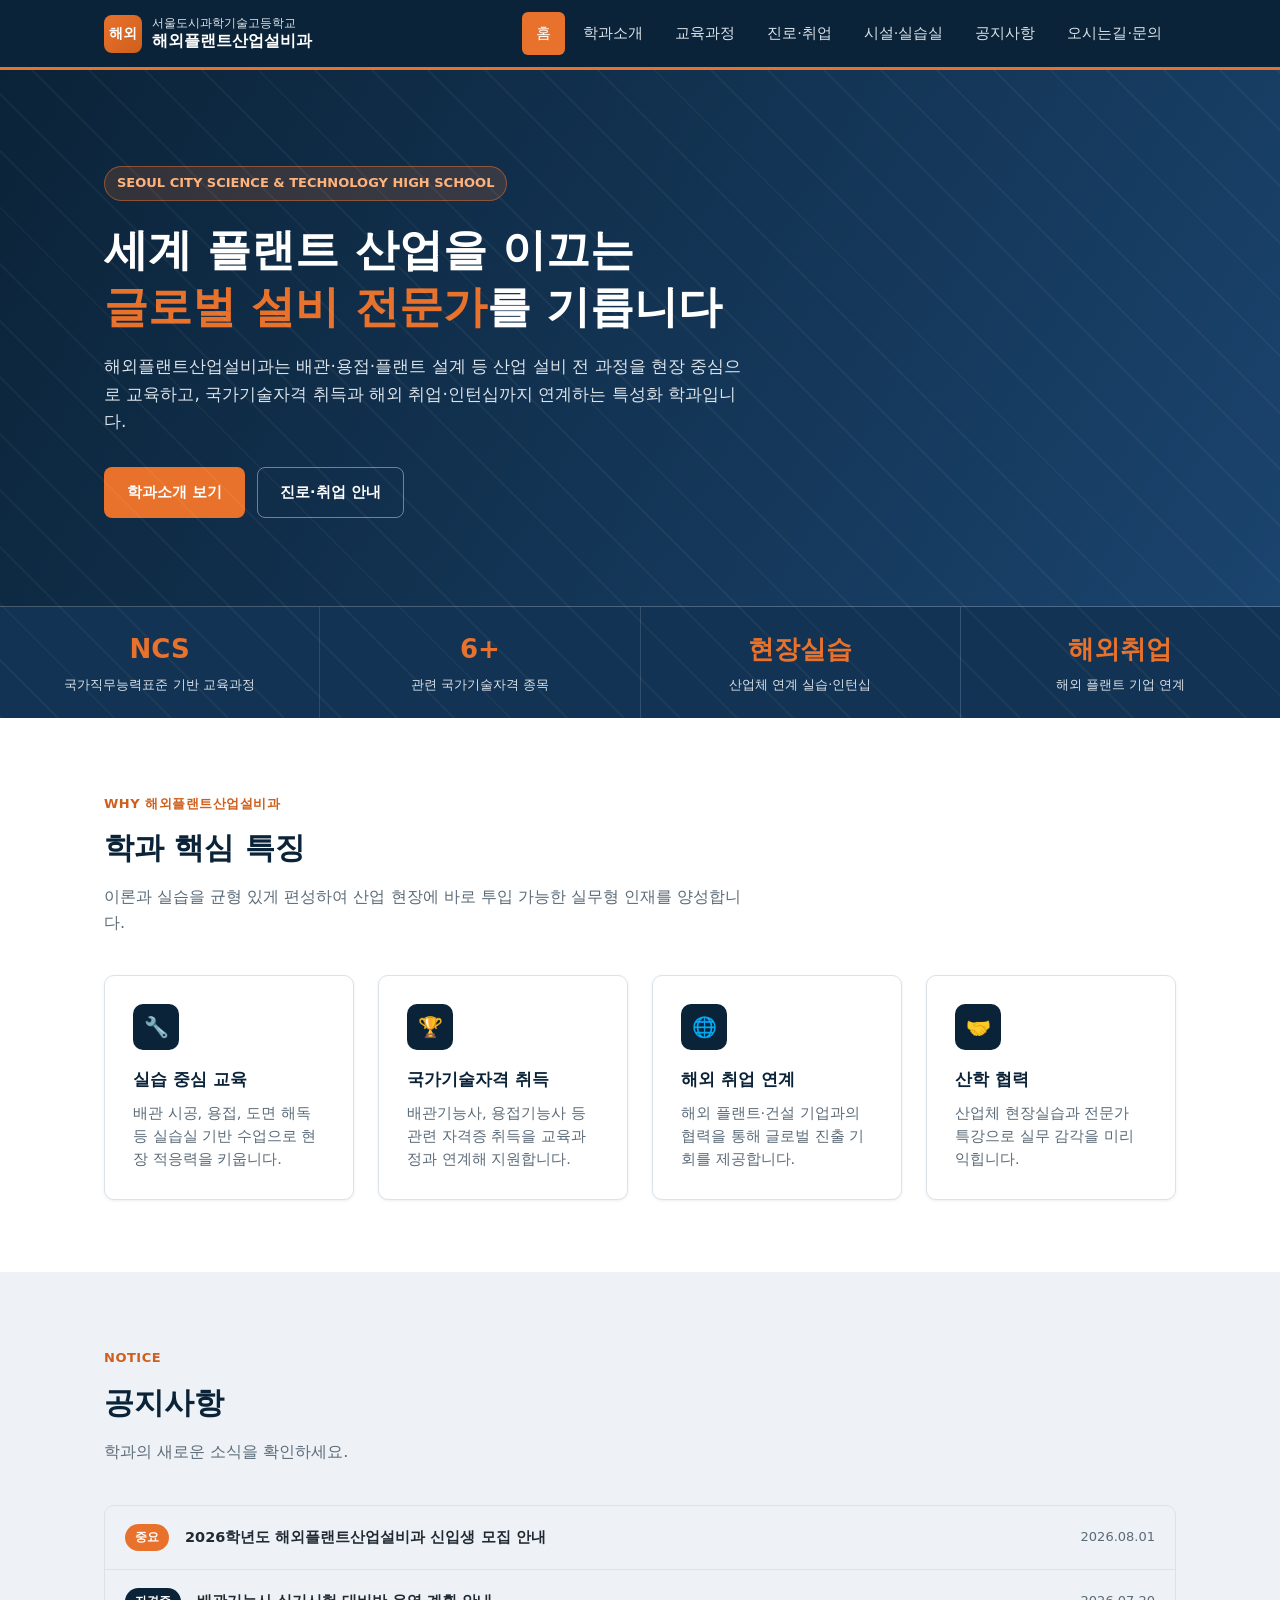
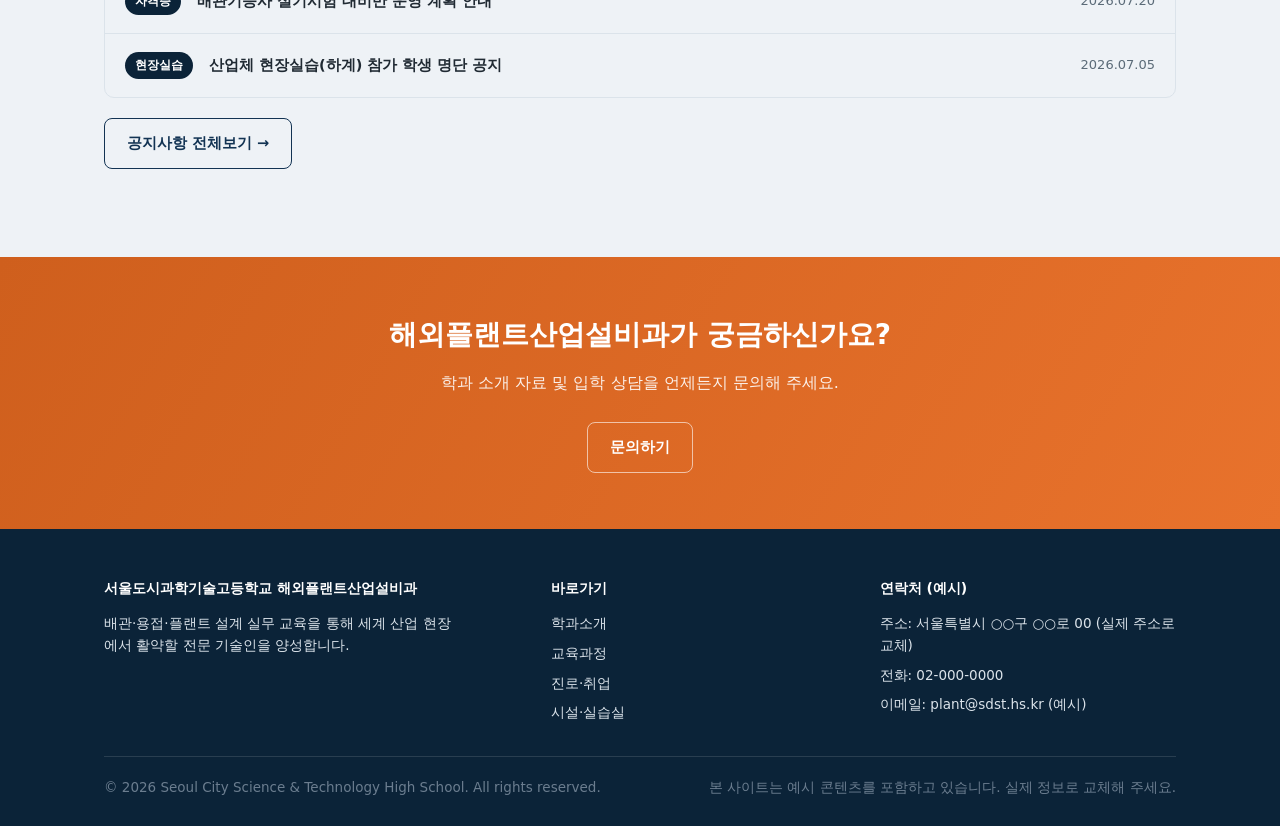
<file: index.html>
<!doctype html>
<html lang="ko">
<head>
<meta charset="UTF-8" />
<meta name="viewport" content="width=device-width, initial-scale=1.0" />
<title>해외플랜트산업설비과 | 서울도시과학기술고등학교</title>
<meta name="description" content="서울도시과학기술고등학교 해외플랜트산업설비과 공식 홈페이지. 학과소개, 교육과정, 진로·취업, 시설, 공지사항을 확인하세요." />
<link rel="stylesheet" href="css/style.css" />
</head>
<body>
<a href="#main" class="skip-link">본문 바로가기</a>

<header class="site-header">
  <div class="nav-wrap">
    <a href="index.html" class="brand">
      <span class="brand-mark">해외</span>
      <span class="brand-text">
        <span class="school">서울도시과학기술고등학교</span>
        <span class="dept">해외플랜트산업설비과</span>
      </span>
    </a>
    <button class="nav-toggle" aria-expanded="false" aria-controls="main-nav">
      <span class="visually-hidden">메뉴 열기</span>
      &#9776;
    </button>
    <nav class="main-nav" id="main-nav" aria-label="주 메뉴">
      <ul>
        <li><a href="index.html" aria-current="page">홈</a></li>
        <li><a href="about.html">학과소개</a></li>
        <li><a href="curriculum.html">교육과정</a></li>
        <li><a href="career.html">진로·취업</a></li>
        <li><a href="facilities.html">시설·실습실</a></li>
        <li><a href="notice.html">공지사항</a></li>
        <li><a href="contact.html">오시는길·문의</a></li>
      </ul>
    </nav>
  </div>
</header>

<main id="main">

  <section class="hero">
    <div class="hero-inner">
      <span class="hero-eyebrow">SEOUL CITY SCIENCE &amp; TECHNOLOGY HIGH SCHOOL</span>
      <h1>세계 플랜트 산업을 이끄는<br /><strong>글로벌 설비 전문가</strong>를 기릅니다</h1>
      <p>
        해외플랜트산업설비과는 배관·용접·플랜트 설계 등 산업 설비 전 과정을 현장 중심으로 교육하고,
        국가기술자격 취득과 해외 취업·인턴십까지 연계하는 특성화 학과입니다.
      </p>
      <div class="hero-actions">
        <a href="about.html" class="btn btn-primary">학과소개 보기</a>
        <a href="career.html" class="btn btn-outline">진로·취업 안내</a>
      </div>
    </div>
    <div class="hero-stats">
      <div class="hero-stat">
        <div class="num">NCS</div>
        <div class="label">국가직무능력표준 기반 교육과정</div>
      </div>
      <div class="hero-stat">
        <div class="num">6+</div>
        <div class="label">관련 국가기술자격 종목</div>
      </div>
      <div class="hero-stat">
        <div class="num">현장실습</div>
        <div class="label">산업체 연계 실습·인턴십</div>
      </div>
      <div class="hero-stat">
        <div class="num">해외취업</div>
        <div class="label">해외 플랜트 기업 연계</div>
      </div>
    </div>
  </section>

  <section class="section">
    <div class="container">
      <div class="section-head">
        <span class="section-tag">Why 해외플랜트산업설비과</span>
        <h2>학과 핵심 특징</h2>
        <p>이론과 실습을 균형 있게 편성하여 산업 현장에 바로 투입 가능한 실무형 인재를 양성합니다.</p>
      </div>
      <div class="grid grid-4">
        <div class="card">
          <div class="card-icon">&#128295;</div>
          <h3>실습 중심 교육</h3>
          <p>배관 시공, 용접, 도면 해독 등 실습실 기반 수업으로 현장 적응력을 키웁니다.</p>
        </div>
        <div class="card">
          <div class="card-icon">&#127942;</div>
          <h3>국가기술자격 취득</h3>
          <p>배관기능사, 용접기능사 등 관련 자격증 취득을 교육과정과 연계해 지원합니다.</p>
        </div>
        <div class="card">
          <div class="card-icon">&#127760;</div>
          <h3>해외 취업 연계</h3>
          <p>해외 플랜트·건설 기업과의 협력을 통해 글로벌 진출 기회를 제공합니다.</p>
        </div>
        <div class="card">
          <div class="card-icon">&#129309;</div>
          <h3>산학 협력</h3>
          <p>산업체 현장실습과 전문가 특강으로 실무 감각을 미리 익힙니다.</p>
        </div>
      </div>
    </div>
  </section>

  <section class="section section-alt">
    <div class="container">
      <div class="section-head">
        <span class="section-tag">Notice</span>
        <h2>공지사항</h2>
        <p>학과의 새로운 소식을 확인하세요.</p>
      </div>
      <div class="notice-list">
        <a class="notice-item" href="notice.html">
          <span class="notice-badge important">중요</span>
          <span class="notice-title">2026학년도 해외플랜트산업설비과 신입생 모집 안내</span>
          <span class="notice-date">2026.08.01</span>
        </a>
        <a class="notice-item" href="notice.html">
          <span class="notice-badge">자격증</span>
          <span class="notice-title">배관기능사 실기시험 대비반 운영 계획 안내</span>
          <span class="notice-date">2026.07.20</span>
        </a>
        <a class="notice-item" href="notice.html">
          <span class="notice-badge">현장실습</span>
          <span class="notice-title">산업체 현장실습(하계) 참가 학생 명단 공지</span>
          <span class="notice-date">2026.07.05</span>
        </a>
      </div>
      <p style="margin-top:20px;">
        <a href="notice.html" class="btn btn-outline" style="color:#123353;border-color:#123353;">공지사항 전체보기 &rarr;</a>
      </p>
    </div>
  </section>

  <section class="cta-band">
    <div class="container">
      <h2>해외플랜트산업설비과가 궁금하신가요?</h2>
      <p>학과 소개 자료 및 입학 상담을 언제든지 문의해 주세요.</p>
      <a href="contact.html" class="btn btn-outline">문의하기</a>
    </div>
  </section>

</main>

<footer class="site-footer">
  <div class="container">
    <div class="footer-grid">
      <div>
        <h4>서울도시과학기술고등학교 해외플랜트산업설비과</h4>
        <p style="max-width:360px;">배관·용접·플랜트 설계 실무 교육을 통해 세계 산업 현장에서 활약할 전문 기술인을 양성합니다.</p>
      </div>
      <div>
        <h4>바로가기</h4>
        <ul>
          <li><a href="about.html">학과소개</a></li>
          <li><a href="curriculum.html">교육과정</a></li>
          <li><a href="career.html">진로·취업</a></li>
          <li><a href="facilities.html">시설·실습실</a></li>
        </ul>
      </div>
      <div>
        <h4>연락처 (예시)</h4>
        <ul>
          <li>주소: 서울특별시 ○○구 ○○로 00 (실제 주소로 교체)</li>
          <li>전화: 02-000-0000</li>
          <li>이메일: plant@sdst.hs.kr (예시)</li>
        </ul>
      </div>
    </div>
    <div class="footer-bottom">
      <span>&copy; <span data-current-year>2026</span> Seoul City Science &amp; Technology High School. All rights reserved.</span>
      <span>본 사이트는 예시 콘텐츠를 포함하고 있습니다. 실제 정보로 교체해 주세요.</span>
    </div>
  </div>
</footer>

<script src="js/main.js"></script>
</body>
</html>
</file>
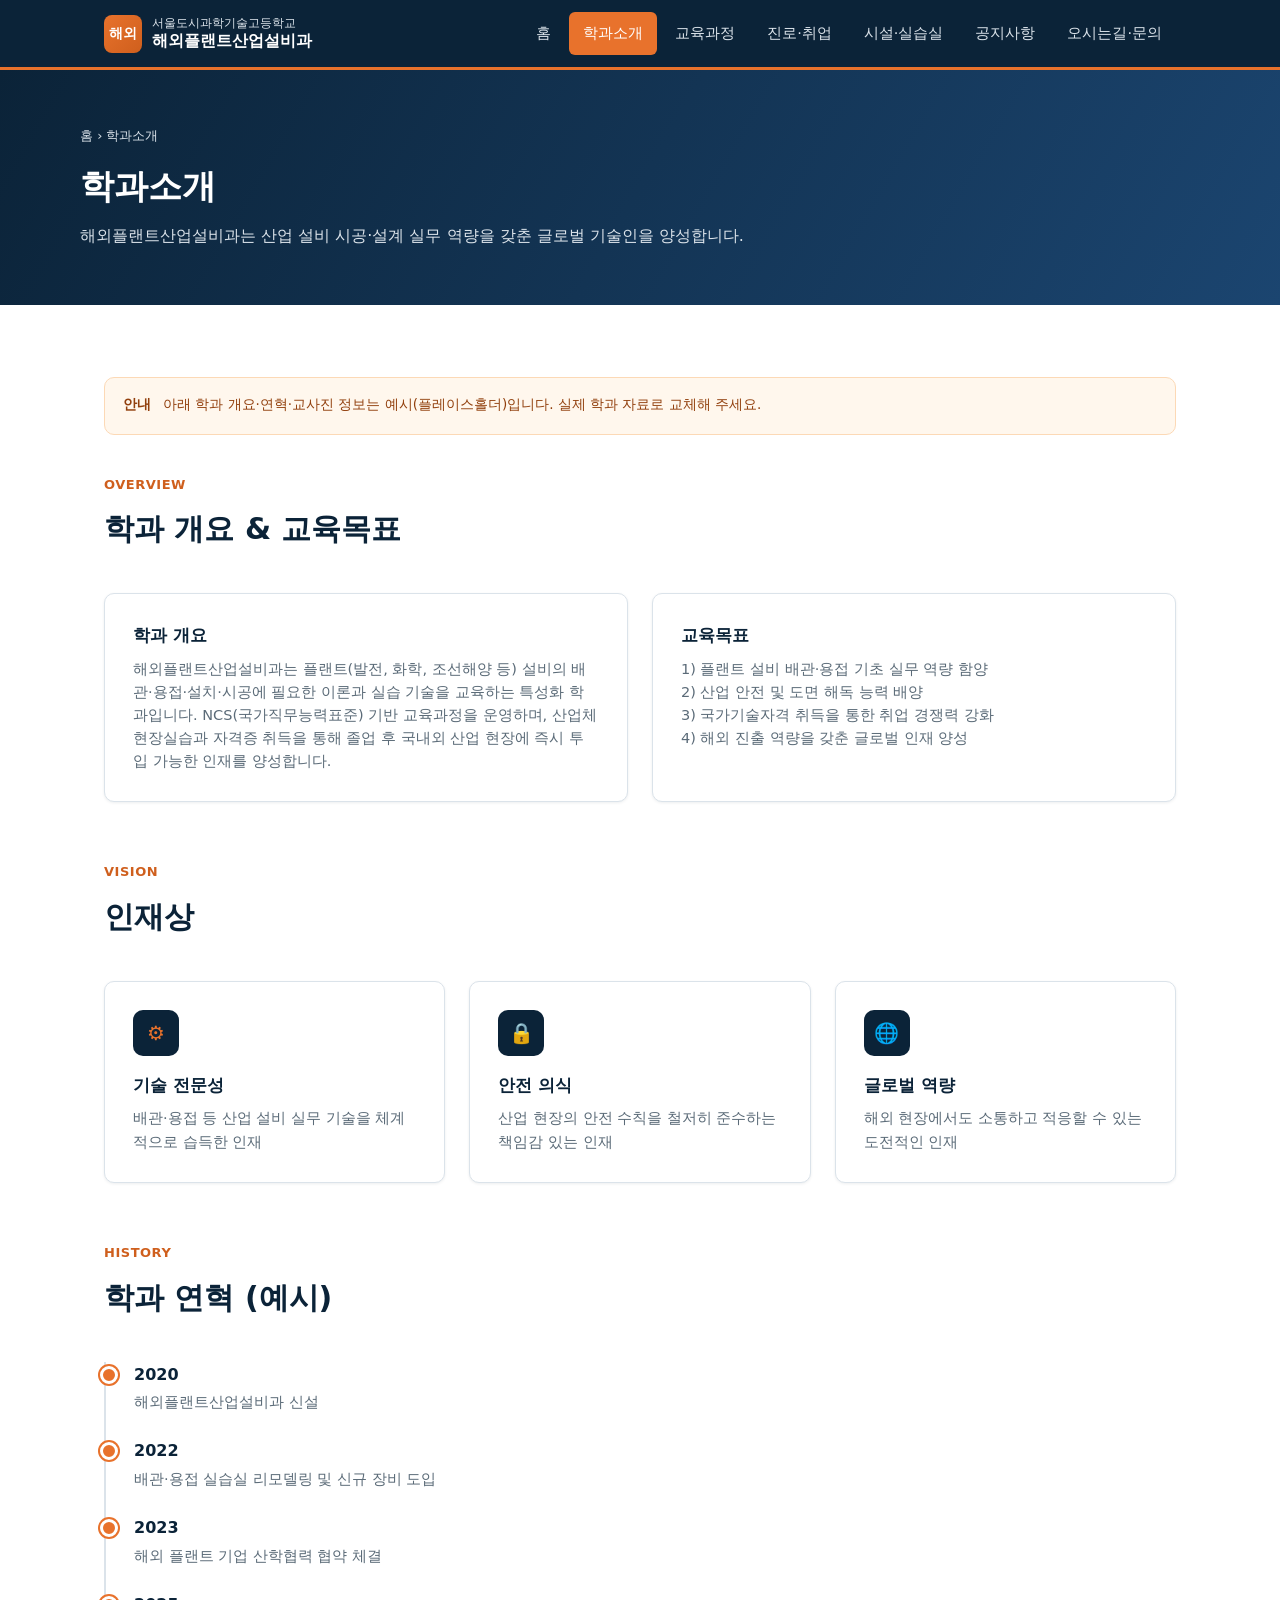
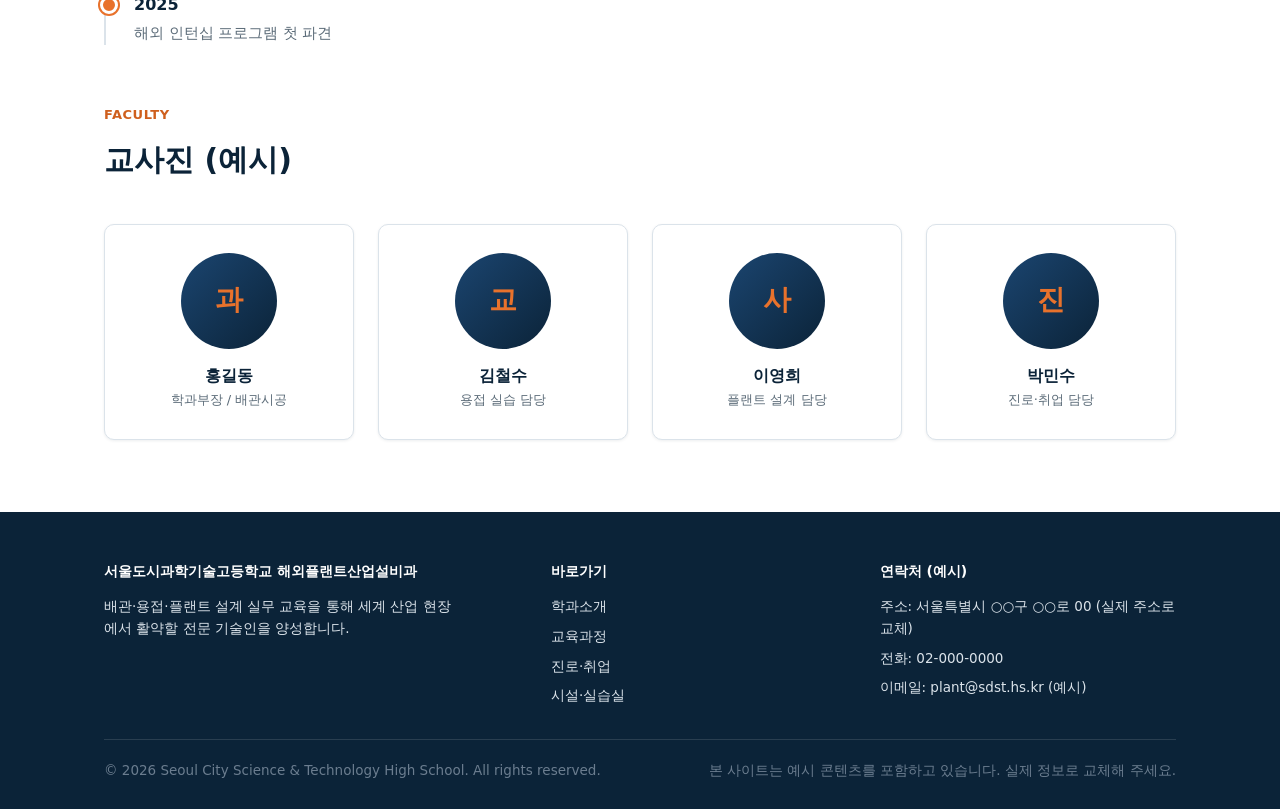
<file: about.html>
<!doctype html>
<html lang="ko">
<head>
<meta charset="UTF-8" />
<meta name="viewport" content="width=device-width, initial-scale=1.0" />
<title>학과소개 | 해외플랜트산업설비과</title>
<meta name="description" content="해외플랜트산업설비과의 교육목표, 인재상, 연혁, 교사진을 소개합니다." />
<link rel="stylesheet" href="css/style.css" />
</head>
<body>
<a href="#main" class="skip-link">본문 바로가기</a>

<header class="site-header">
  <div class="nav-wrap">
    <a href="index.html" class="brand">
      <span class="brand-mark">해외</span>
      <span class="brand-text">
        <span class="school">서울도시과학기술고등학교</span>
        <span class="dept">해외플랜트산업설비과</span>
      </span>
    </a>
    <button class="nav-toggle" aria-expanded="false" aria-controls="main-nav">
      <span class="visually-hidden">메뉴 열기</span>
      &#9776;
    </button>
    <nav class="main-nav" id="main-nav" aria-label="주 메뉴">
      <ul>
        <li><a href="index.html">홈</a></li>
        <li><a href="about.html" aria-current="page">학과소개</a></li>
        <li><a href="curriculum.html">교육과정</a></li>
        <li><a href="career.html">진로·취업</a></li>
        <li><a href="facilities.html">시설·실습실</a></li>
        <li><a href="notice.html">공지사항</a></li>
        <li><a href="contact.html">오시는길·문의</a></li>
      </ul>
    </nav>
  </div>
</header>

<main id="main">

  <div class="page-header">
    <div class="container">
      <div class="breadcrumb"><a href="index.html">홈</a> &rsaquo; 학과소개</div>
      <h1>학과소개</h1>
      <p>해외플랜트산업설비과는 산업 설비 시공·설계 실무 역량을 갖춘 글로벌 기술인을 양성합니다.</p>
    </div>
  </div>

  <section class="section">
    <div class="container">
      <div class="placeholder-note">
        <strong>안내</strong>
        아래 학과 개요·연혁·교사진 정보는 예시(플레이스홀더)입니다. 실제 학과 자료로 교체해 주세요.
      </div>

      <div class="section-head">
        <span class="section-tag">Overview</span>
        <h2>학과 개요 &amp; 교육목표</h2>
      </div>
      <div class="grid grid-2" style="margin-bottom:56px;">
        <div class="card">
          <h3>학과 개요</h3>
          <p>
            해외플랜트산업설비과는 플랜트(발전, 화학, 조선해양 등) 설비의 배관·용접·설치·시공에 필요한
            이론과 실습 기술을 교육하는 특성화 학과입니다. NCS(국가직무능력표준) 기반 교육과정을 운영하며,
            산업체 현장실습과 자격증 취득을 통해 졸업 후 국내외 산업 현장에 즉시 투입 가능한 인재를 양성합니다.
          </p>
        </div>
        <div class="card">
          <h3>교육목표</h3>
          <p>
            1) 플랜트 설비 배관·용접 기초 실무 역량 함양<br />
            2) 산업 안전 및 도면 해독 능력 배양<br />
            3) 국가기술자격 취득을 통한 취업 경쟁력 강화<br />
            4) 해외 진출 역량을 갖춘 글로벌 인재 양성
          </p>
        </div>
      </div>

      <div class="section-head">
        <span class="section-tag">Vision</span>
        <h2>인재상</h2>
      </div>
      <div class="grid grid-3" style="margin-bottom:56px;">
        <div class="card">
          <div class="card-icon">&#9881;&#65039;</div>
          <h3>기술 전문성</h3>
          <p>배관·용접 등 산업 설비 실무 기술을 체계적으로 습득한 인재</p>
        </div>
        <div class="card">
          <div class="card-icon">&#128274;</div>
          <h3>안전 의식</h3>
          <p>산업 현장의 안전 수칙을 철저히 준수하는 책임감 있는 인재</p>
        </div>
        <div class="card">
          <div class="card-icon">&#127760;</div>
          <h3>글로벌 역량</h3>
          <p>해외 현장에서도 소통하고 적응할 수 있는 도전적인 인재</p>
        </div>
      </div>

      <div class="section-head">
        <span class="section-tag">History</span>
        <h2>학과 연혁 (예시)</h2>
      </div>
      <div class="timeline" style="margin-bottom:56px;">
        <div class="timeline-item">
          <div class="timeline-year">2020</div>
          <p>해외플랜트산업설비과 신설</p>
        </div>
        <div class="timeline-item">
          <div class="timeline-year">2022</div>
          <p>배관·용접 실습실 리모델링 및 신규 장비 도입</p>
        </div>
        <div class="timeline-item">
          <div class="timeline-year">2023</div>
          <p>해외 플랜트 기업 산학협력 협약 체결</p>
        </div>
        <div class="timeline-item">
          <div class="timeline-year">2025</div>
          <p>해외 인턴십 프로그램 첫 파견</p>
        </div>
      </div>

      <div class="section-head">
        <span class="section-tag">Faculty</span>
        <h2>교사진 (예시)</h2>
      </div>
      <div class="grid grid-4">
        <div class="card person-card">
          <div class="person-photo">과</div>
          <div class="person-name">홍길동</div>
          <div class="person-role">학과부장 / 배관시공</div>
        </div>
        <div class="card person-card">
          <div class="person-photo">교</div>
          <div class="person-name">김철수</div>
          <div class="person-role">용접 실습 담당</div>
        </div>
        <div class="card person-card">
          <div class="person-photo">사</div>
          <div class="person-name">이영희</div>
          <div class="person-role">플랜트 설계 담당</div>
        </div>
        <div class="card person-card">
          <div class="person-photo">진</div>
          <div class="person-name">박민수</div>
          <div class="person-role">진로·취업 담당</div>
        </div>
      </div>
    </div>
  </section>

</main>

<footer class="site-footer">
  <div class="container">
    <div class="footer-grid">
      <div>
        <h4>서울도시과학기술고등학교 해외플랜트산업설비과</h4>
        <p style="max-width:360px;">배관·용접·플랜트 설계 실무 교육을 통해 세계 산업 현장에서 활약할 전문 기술인을 양성합니다.</p>
      </div>
      <div>
        <h4>바로가기</h4>
        <ul>
          <li><a href="about.html">학과소개</a></li>
          <li><a href="curriculum.html">교육과정</a></li>
          <li><a href="career.html">진로·취업</a></li>
          <li><a href="facilities.html">시설·실습실</a></li>
        </ul>
      </div>
      <div>
        <h4>연락처 (예시)</h4>
        <ul>
          <li>주소: 서울특별시 ○○구 ○○로 00 (실제 주소로 교체)</li>
          <li>전화: 02-000-0000</li>
          <li>이메일: plant@sdst.hs.kr (예시)</li>
        </ul>
      </div>
    </div>
    <div class="footer-bottom">
      <span>&copy; <span data-current-year>2026</span> Seoul City Science &amp; Technology High School. All rights reserved.</span>
      <span>본 사이트는 예시 콘텐츠를 포함하고 있습니다. 실제 정보로 교체해 주세요.</span>
    </div>
  </div>
</footer>

<script src="js/main.js"></script>
</body>
</html>
</file>
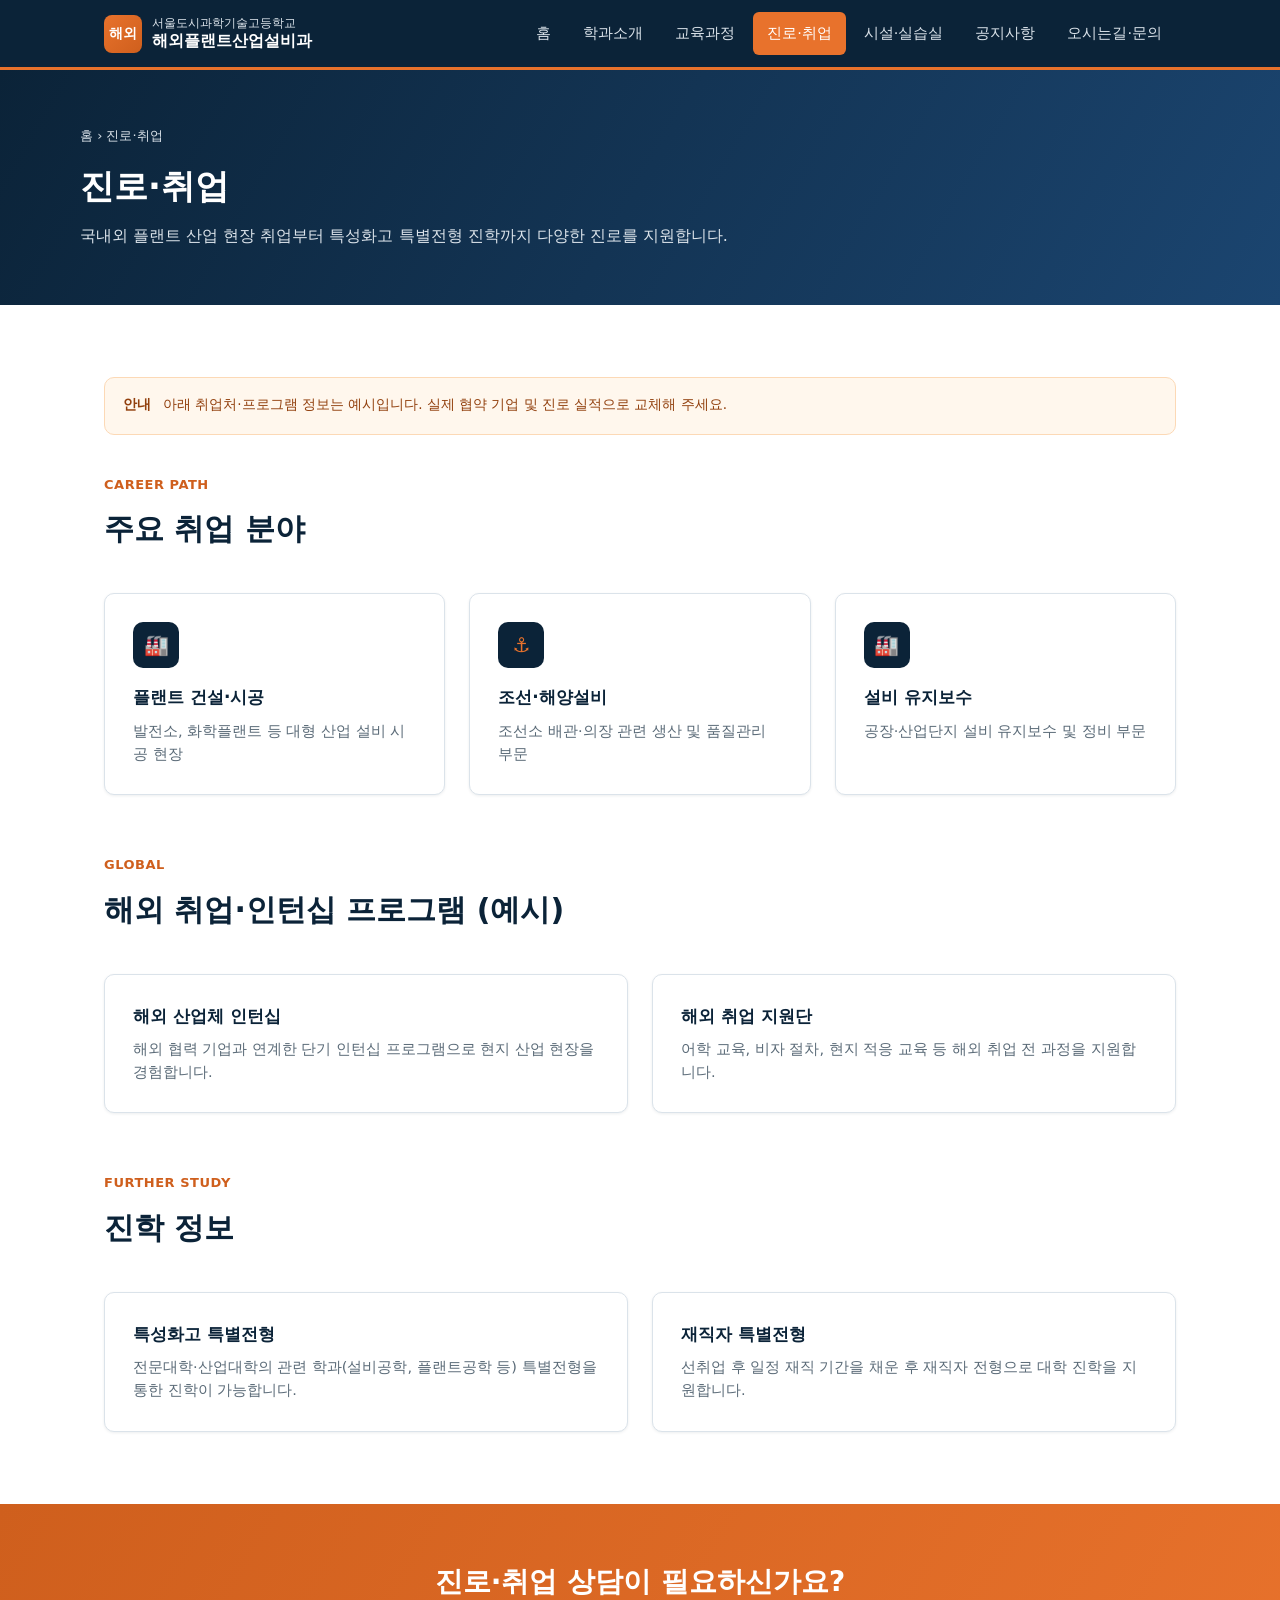
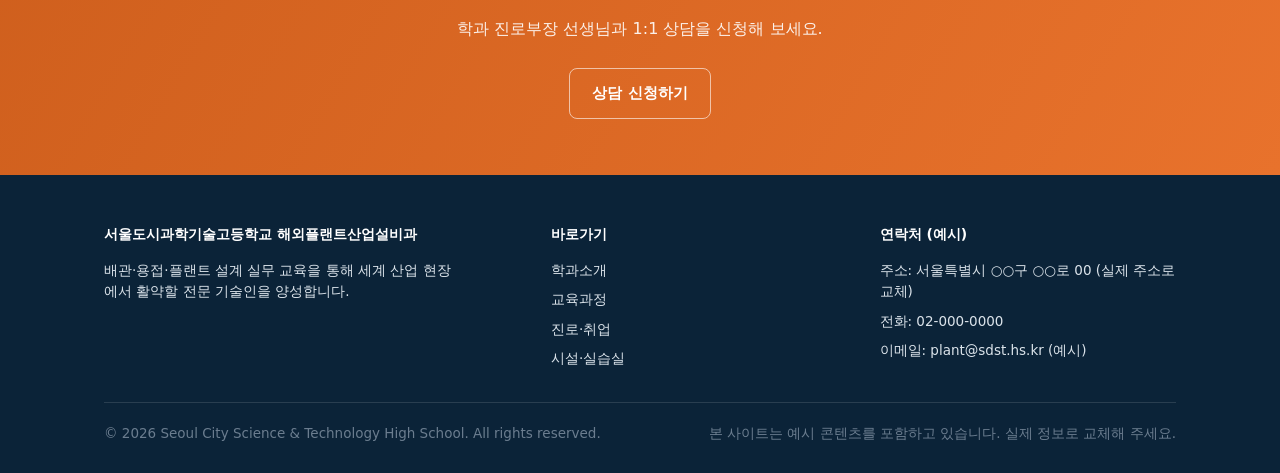
<file: career.html>
<!doctype html>
<html lang="ko">
<head>
<meta charset="UTF-8" />
<meta name="viewport" content="width=device-width, initial-scale=1.0" />
<title>진로·취업 | 해외플랜트산업설비과</title>
<meta name="description" content="해외플랜트산업설비과의 취업 분야, 해외 취업·인턴십 프로그램, 진학 정보를 안내합니다." />
<link rel="stylesheet" href="css/style.css" />
</head>
<body>
<a href="#main" class="skip-link">본문 바로가기</a>

<header class="site-header">
  <div class="nav-wrap">
    <a href="index.html" class="brand">
      <span class="brand-mark">해외</span>
      <span class="brand-text">
        <span class="school">서울도시과학기술고등학교</span>
        <span class="dept">해외플랜트산업설비과</span>
      </span>
    </a>
    <button class="nav-toggle" aria-expanded="false" aria-controls="main-nav">
      <span class="visually-hidden">메뉴 열기</span>
      &#9776;
    </button>
    <nav class="main-nav" id="main-nav" aria-label="주 메뉴">
      <ul>
        <li><a href="index.html">홈</a></li>
        <li><a href="about.html">학과소개</a></li>
        <li><a href="curriculum.html">교육과정</a></li>
        <li><a href="career.html" aria-current="page">진로·취업</a></li>
        <li><a href="facilities.html">시설·실습실</a></li>
        <li><a href="notice.html">공지사항</a></li>
        <li><a href="contact.html">오시는길·문의</a></li>
      </ul>
    </nav>
  </div>
</header>

<main id="main">

  <div class="page-header">
    <div class="container">
      <div class="breadcrumb"><a href="index.html">홈</a> &rsaquo; 진로·취업</div>
      <h1>진로·취업</h1>
      <p>국내외 플랜트 산업 현장 취업부터 특성화고 특별전형 진학까지 다양한 진로를 지원합니다.</p>
    </div>
  </div>

  <section class="section">
    <div class="container">
      <div class="placeholder-note">
        <strong>안내</strong>
        아래 취업처·프로그램 정보는 예시입니다. 실제 협약 기업 및 진로 실적으로 교체해 주세요.
      </div>

      <div class="section-head">
        <span class="section-tag">Career Path</span>
        <h2>주요 취업 분야</h2>
      </div>
      <div class="grid grid-3" style="margin-bottom:56px;">
        <div class="card">
          <div class="card-icon">&#127981;</div>
          <h3>플랜트 건설·시공</h3>
          <p>발전소, 화학플랜트 등 대형 산업 설비 시공 현장</p>
        </div>
        <div class="card">
          <div class="card-icon">&#9875;&#65039;</div>
          <h3>조선·해양설비</h3>
          <p>조선소 배관·의장 관련 생산 및 품질관리 부문</p>
        </div>
        <div class="card">
          <div class="card-icon">&#127981;</div>
          <h3>설비 유지보수</h3>
          <p>공장·산업단지 설비 유지보수 및 정비 부문</p>
        </div>
      </div>

      <div class="section-head">
        <span class="section-tag">Global</span>
        <h2>해외 취업·인턴십 프로그램 (예시)</h2>
      </div>
      <div class="grid grid-2" style="margin-bottom:56px;">
        <div class="card">
          <h3>해외 산업체 인턴십</h3>
          <p>해외 협력 기업과 연계한 단기 인턴십 프로그램으로 현지 산업 현장을 경험합니다.</p>
        </div>
        <div class="card">
          <h3>해외 취업 지원단</h3>
          <p>어학 교육, 비자 절차, 현지 적응 교육 등 해외 취업 전 과정을 지원합니다.</p>
        </div>
      </div>

      <div class="section-head">
        <span class="section-tag">Further Study</span>
        <h2>진학 정보</h2>
      </div>
      <div class="grid grid-2">
        <div class="card">
          <h3>특성화고 특별전형</h3>
          <p>전문대학·산업대학의 관련 학과(설비공학, 플랜트공학 등) 특별전형을 통한 진학이 가능합니다.</p>
        </div>
        <div class="card">
          <h3>재직자 특별전형</h3>
          <p>선취업 후 일정 재직 기간을 채운 후 재직자 전형으로 대학 진학을 지원합니다.</p>
        </div>
      </div>
    </div>
  </section>

  <section class="cta-band">
    <div class="container">
      <h2>진로·취업 상담이 필요하신가요?</h2>
      <p>학과 진로부장 선생님과 1:1 상담을 신청해 보세요.</p>
      <a href="contact.html" class="btn btn-outline">상담 신청하기</a>
    </div>
  </section>

</main>

<footer class="site-footer">
  <div class="container">
    <div class="footer-grid">
      <div>
        <h4>서울도시과학기술고등학교 해외플랜트산업설비과</h4>
        <p style="max-width:360px;">배관·용접·플랜트 설계 실무 교육을 통해 세계 산업 현장에서 활약할 전문 기술인을 양성합니다.</p>
      </div>
      <div>
        <h4>바로가기</h4>
        <ul>
          <li><a href="about.html">학과소개</a></li>
          <li><a href="curriculum.html">교육과정</a></li>
          <li><a href="career.html">진로·취업</a></li>
          <li><a href="facilities.html">시설·실습실</a></li>
        </ul>
      </div>
      <div>
        <h4>연락처 (예시)</h4>
        <ul>
          <li>주소: 서울특별시 ○○구 ○○로 00 (실제 주소로 교체)</li>
          <li>전화: 02-000-0000</li>
          <li>이메일: plant@sdst.hs.kr (예시)</li>
        </ul>
      </div>
    </div>
    <div class="footer-bottom">
      <span>&copy; <span data-current-year>2026</span> Seoul City Science &amp; Technology High School. All rights reserved.</span>
      <span>본 사이트는 예시 콘텐츠를 포함하고 있습니다. 실제 정보로 교체해 주세요.</span>
    </div>
  </div>
</footer>

<script src="js/main.js"></script>
</body>
</html>
</file>
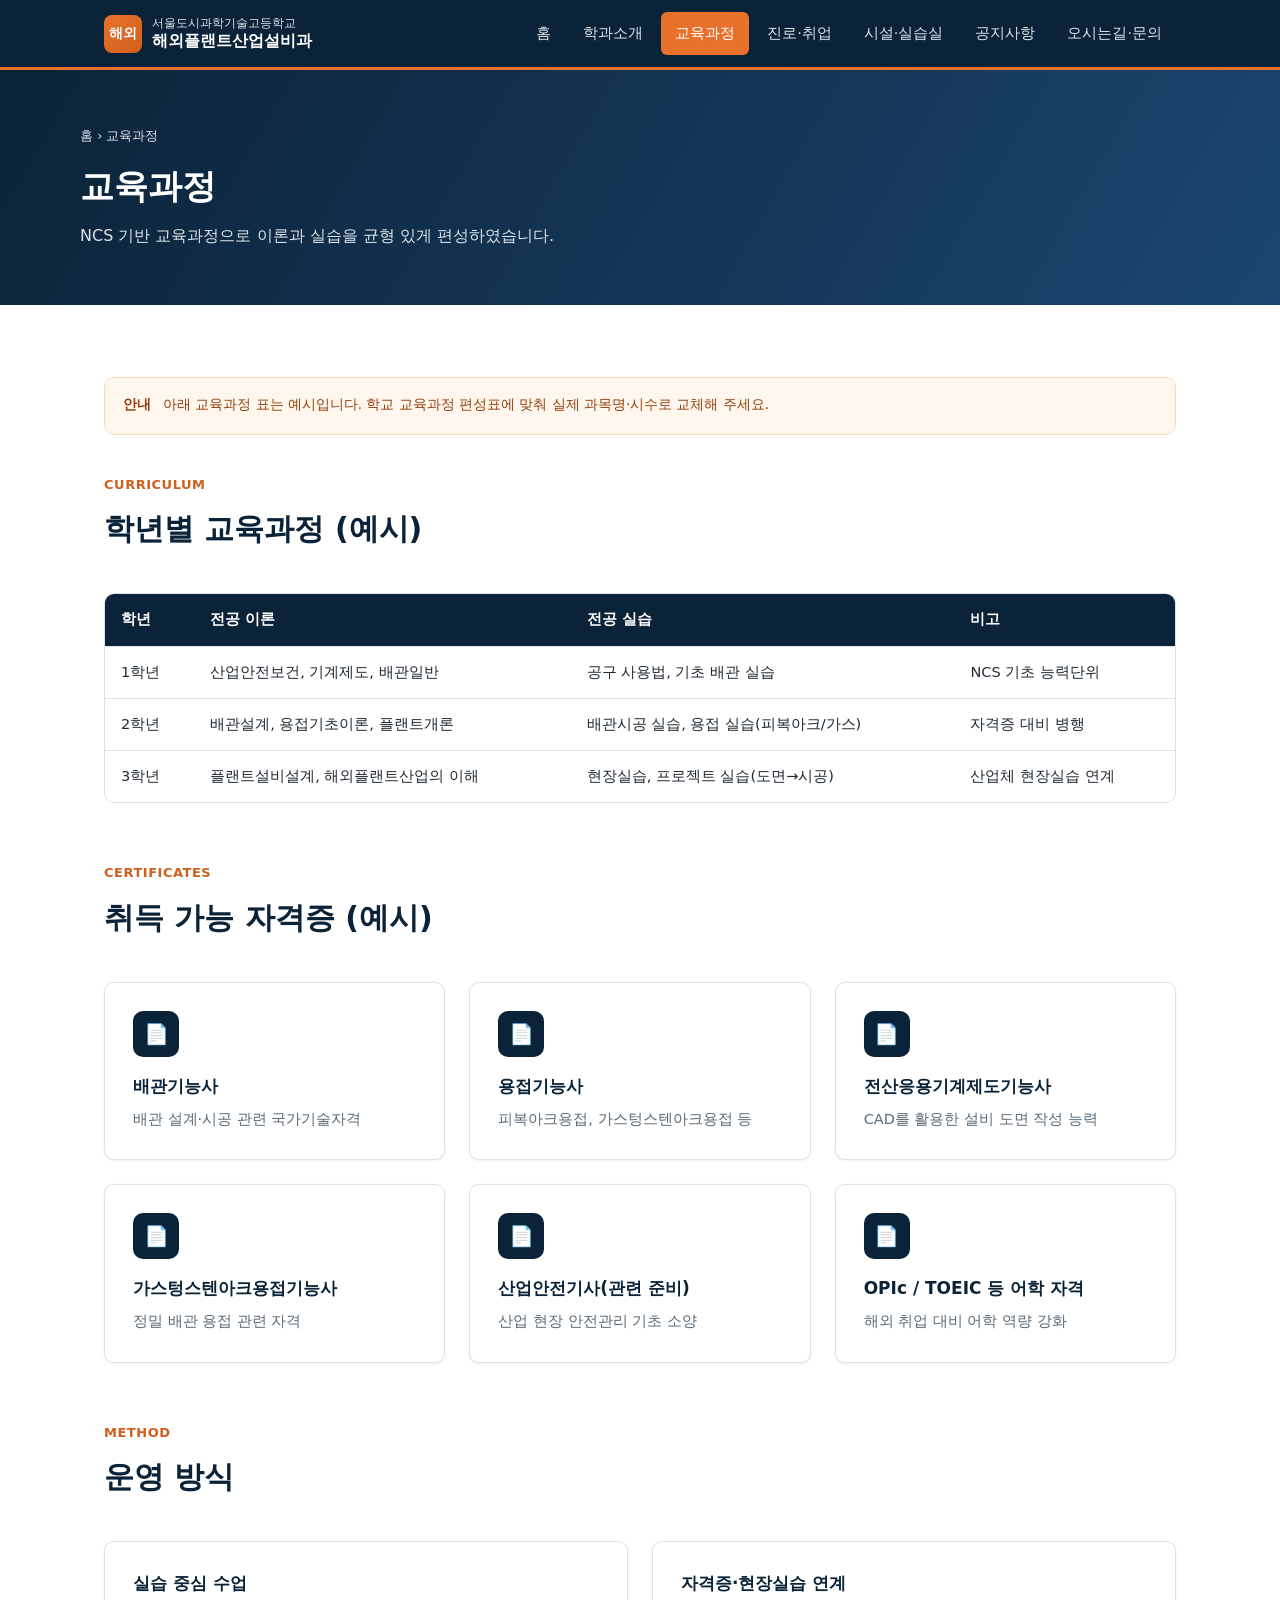
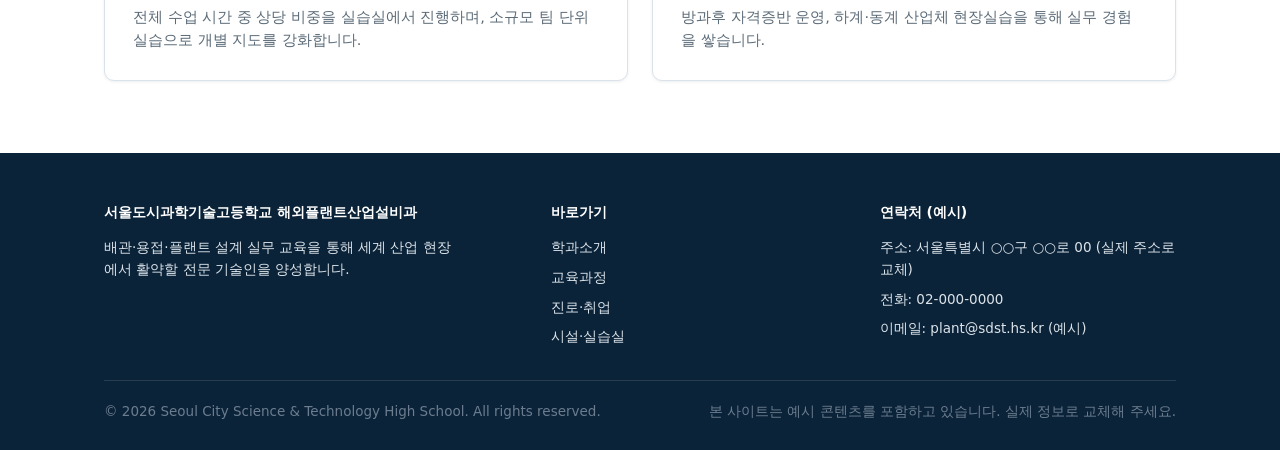
<file: curriculum.html>
<!doctype html>
<html lang="ko">
<head>
<meta charset="UTF-8" />
<meta name="viewport" content="width=device-width, initial-scale=1.0" />
<title>교육과정 | 해외플랜트산업설비과</title>
<meta name="description" content="해외플랜트산업설비과의 학년별 교육과정과 취득 가능 자격증을 안내합니다." />
<link rel="stylesheet" href="css/style.css" />
</head>
<body>
<a href="#main" class="skip-link">본문 바로가기</a>

<header class="site-header">
  <div class="nav-wrap">
    <a href="index.html" class="brand">
      <span class="brand-mark">해외</span>
      <span class="brand-text">
        <span class="school">서울도시과학기술고등학교</span>
        <span class="dept">해외플랜트산업설비과</span>
      </span>
    </a>
    <button class="nav-toggle" aria-expanded="false" aria-controls="main-nav">
      <span class="visually-hidden">메뉴 열기</span>
      &#9776;
    </button>
    <nav class="main-nav" id="main-nav" aria-label="주 메뉴">
      <ul>
        <li><a href="index.html">홈</a></li>
        <li><a href="about.html">학과소개</a></li>
        <li><a href="curriculum.html" aria-current="page">교육과정</a></li>
        <li><a href="career.html">진로·취업</a></li>
        <li><a href="facilities.html">시설·실습실</a></li>
        <li><a href="notice.html">공지사항</a></li>
        <li><a href="contact.html">오시는길·문의</a></li>
      </ul>
    </nav>
  </div>
</header>

<main id="main">

  <div class="page-header">
    <div class="container">
      <div class="breadcrumb"><a href="index.html">홈</a> &rsaquo; 교육과정</div>
      <h1>교육과정</h1>
      <p>NCS 기반 교육과정으로 이론과 실습을 균형 있게 편성하였습니다.</p>
    </div>
  </div>

  <section class="section">
    <div class="container">
      <div class="placeholder-note">
        <strong>안내</strong>
        아래 교육과정 표는 예시입니다. 학교 교육과정 편성표에 맞춰 실제 과목명·시수로 교체해 주세요.
      </div>

      <div class="section-head">
        <span class="section-tag">Curriculum</span>
        <h2>학년별 교육과정 (예시)</h2>
      </div>

      <div class="table-wrap" style="margin-bottom:56px;">
        <table>
          <thead>
            <tr>
              <th>학년</th>
              <th>전공 이론</th>
              <th>전공 실습</th>
              <th>비고</th>
            </tr>
          </thead>
          <tbody>
            <tr>
              <td>1학년</td>
              <td>산업안전보건, 기계제도, 배관일반</td>
              <td>공구 사용법, 기초 배관 실습</td>
              <td>NCS 기초 능력단위</td>
            </tr>
            <tr>
              <td>2학년</td>
              <td>배관설계, 용접기초이론, 플랜트개론</td>
              <td>배관시공 실습, 용접 실습(피복아크/가스)</td>
              <td>자격증 대비 병행</td>
            </tr>
            <tr>
              <td>3학년</td>
              <td>플랜트설비설계, 해외플랜트산업의 이해</td>
              <td>현장실습, 프로젝트 실습(도면&#8594;시공)</td>
              <td>산업체 현장실습 연계</td>
            </tr>
          </tbody>
        </table>
      </div>

      <div class="section-head">
        <span class="section-tag">Certificates</span>
        <h2>취득 가능 자격증 (예시)</h2>
      </div>
      <div class="grid grid-3" style="margin-bottom:56px;">
        <div class="card">
          <div class="card-icon">&#128196;</div>
          <h3>배관기능사</h3>
          <p>배관 설계·시공 관련 국가기술자격</p>
        </div>
        <div class="card">
          <div class="card-icon">&#128196;</div>
          <h3>용접기능사</h3>
          <p>피복아크용접, 가스텅스텐아크용접 등</p>
        </div>
        <div class="card">
          <div class="card-icon">&#128196;</div>
          <h3>전산응용기계제도기능사</h3>
          <p>CAD를 활용한 설비 도면 작성 능력</p>
        </div>
        <div class="card">
          <div class="card-icon">&#128196;</div>
          <h3>가스텅스텐아크용접기능사</h3>
          <p>정밀 배관 용접 관련 자격</p>
        </div>
        <div class="card">
          <div class="card-icon">&#128196;</div>
          <h3>산업안전기사(관련 준비)</h3>
          <p>산업 현장 안전관리 기초 소양</p>
        </div>
        <div class="card">
          <div class="card-icon">&#128196;</div>
          <h3>OPIc / TOEIC 등 어학 자격</h3>
          <p>해외 취업 대비 어학 역량 강화</p>
        </div>
      </div>

      <div class="section-head">
        <span class="section-tag">Method</span>
        <h2>운영 방식</h2>
      </div>
      <div class="grid grid-2">
        <div class="card">
          <h3>실습 중심 수업</h3>
          <p>전체 수업 시간 중 상당 비중을 실습실에서 진행하며, 소규모 팀 단위 실습으로 개별 지도를 강화합니다.</p>
        </div>
        <div class="card">
          <h3>자격증·현장실습 연계</h3>
          <p>방과후 자격증반 운영, 하계·동계 산업체 현장실습을 통해 실무 경험을 쌓습니다.</p>
        </div>
      </div>
    </div>
  </section>

</main>

<footer class="site-footer">
  <div class="container">
    <div class="footer-grid">
      <div>
        <h4>서울도시과학기술고등학교 해외플랜트산업설비과</h4>
        <p style="max-width:360px;">배관·용접·플랜트 설계 실무 교육을 통해 세계 산업 현장에서 활약할 전문 기술인을 양성합니다.</p>
      </div>
      <div>
        <h4>바로가기</h4>
        <ul>
          <li><a href="about.html">학과소개</a></li>
          <li><a href="curriculum.html">교육과정</a></li>
          <li><a href="career.html">진로·취업</a></li>
          <li><a href="facilities.html">시설·실습실</a></li>
        </ul>
      </div>
      <div>
        <h4>연락처 (예시)</h4>
        <ul>
          <li>주소: 서울특별시 ○○구 ○○로 00 (실제 주소로 교체)</li>
          <li>전화: 02-000-0000</li>
          <li>이메일: plant@sdst.hs.kr (예시)</li>
        </ul>
      </div>
    </div>
    <div class="footer-bottom">
      <span>&copy; <span data-current-year>2026</span> Seoul City Science &amp; Technology High School. All rights reserved.</span>
      <span>본 사이트는 예시 콘텐츠를 포함하고 있습니다. 실제 정보로 교체해 주세요.</span>
    </div>
  </div>
</footer>

<script src="js/main.js"></script>
</body>
</html>
</file>
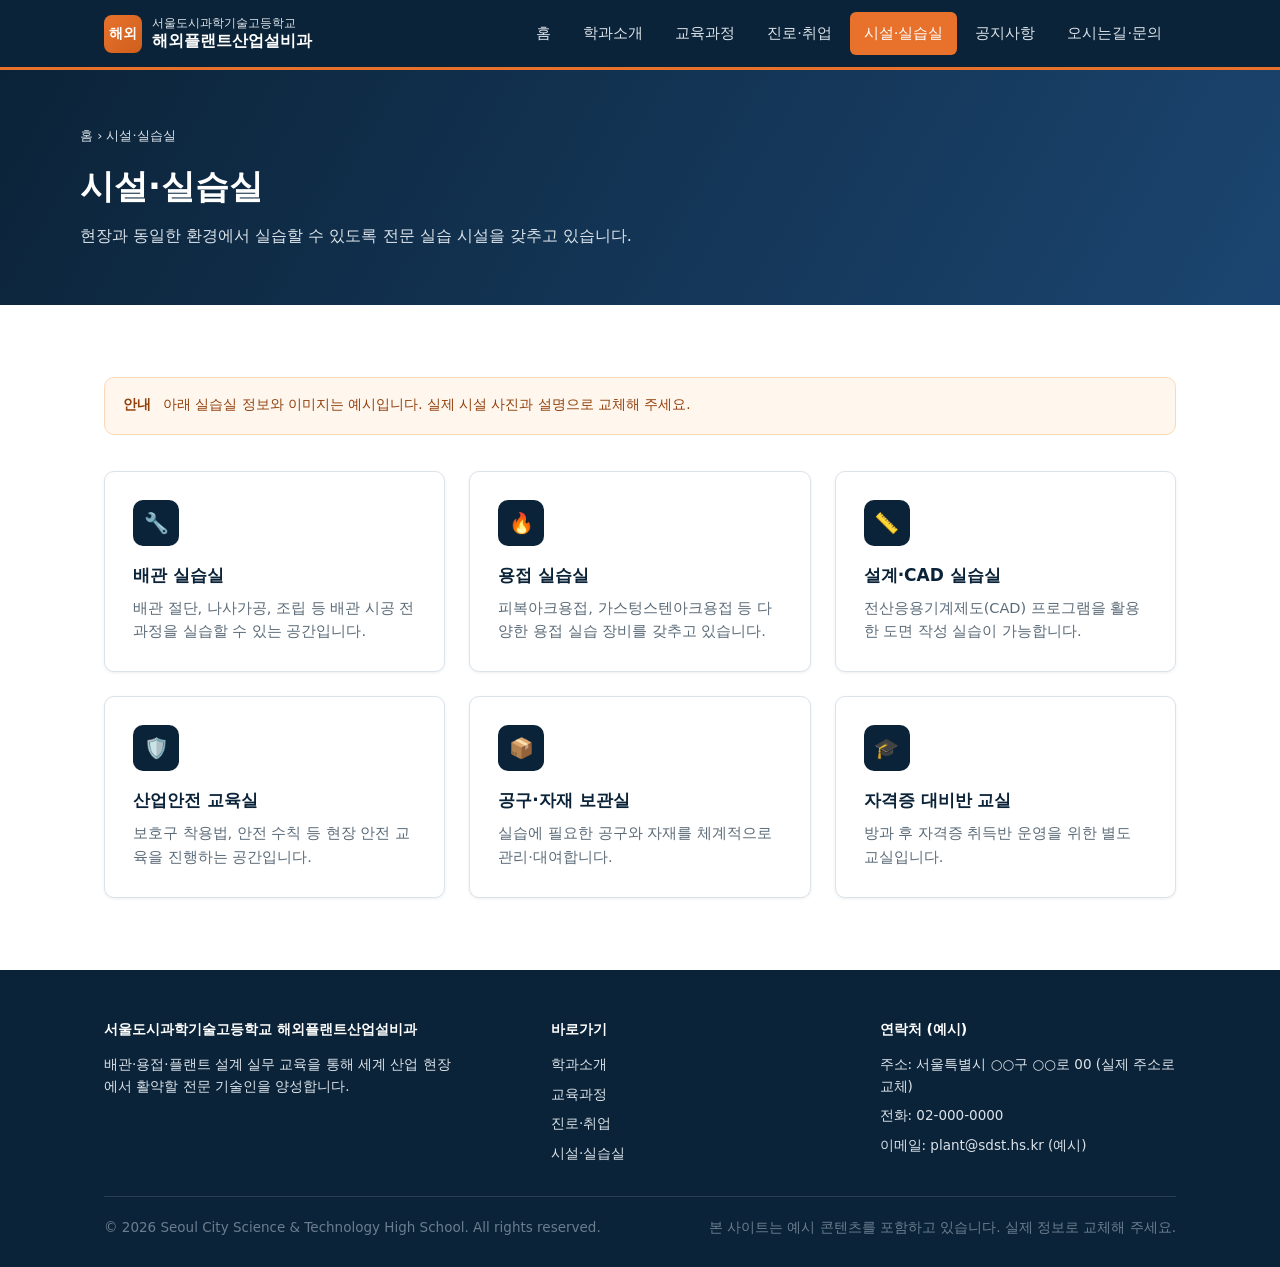
<file: facilities.html>
<!doctype html>
<html lang="ko">
<head>
<meta charset="UTF-8" />
<meta name="viewport" content="width=device-width, initial-scale=1.0" />
<title>시설·실습실 | 해외플랜트산업설비과</title>
<meta name="description" content="해외플랜트산업설비과의 배관·용접·설계 실습실 등 교육 시설을 소개합니다." />
<link rel="stylesheet" href="css/style.css" />
</head>
<body>
<a href="#main" class="skip-link">본문 바로가기</a>

<header class="site-header">
  <div class="nav-wrap">
    <a href="index.html" class="brand">
      <span class="brand-mark">해외</span>
      <span class="brand-text">
        <span class="school">서울도시과학기술고등학교</span>
        <span class="dept">해외플랜트산업설비과</span>
      </span>
    </a>
    <button class="nav-toggle" aria-expanded="false" aria-controls="main-nav">
      <span class="visually-hidden">메뉴 열기</span>
      &#9776;
    </button>
    <nav class="main-nav" id="main-nav" aria-label="주 메뉴">
      <ul>
        <li><a href="index.html">홈</a></li>
        <li><a href="about.html">학과소개</a></li>
        <li><a href="curriculum.html">교육과정</a></li>
        <li><a href="career.html">진로·취업</a></li>
        <li><a href="facilities.html" aria-current="page">시설·실습실</a></li>
        <li><a href="notice.html">공지사항</a></li>
        <li><a href="contact.html">오시는길·문의</a></li>
      </ul>
    </nav>
  </div>
</header>

<main id="main">

  <div class="page-header">
    <div class="container">
      <div class="breadcrumb"><a href="index.html">홈</a> &rsaquo; 시설·실습실</div>
      <h1>시설·실습실</h1>
      <p>현장과 동일한 환경에서 실습할 수 있도록 전문 실습 시설을 갖추고 있습니다.</p>
    </div>
  </div>

  <section class="section">
    <div class="container">
      <div class="placeholder-note">
        <strong>안내</strong>
        아래 실습실 정보와 이미지는 예시입니다. 실제 시설 사진과 설명으로 교체해 주세요.
      </div>

      <div class="grid grid-3">
        <div class="card">
          <div class="card-icon">&#128295;</div>
          <h3>배관 실습실</h3>
          <p>배관 절단, 나사가공, 조립 등 배관 시공 전 과정을 실습할 수 있는 공간입니다.</p>
        </div>
        <div class="card">
          <div class="card-icon">&#128293;</div>
          <h3>용접 실습실</h3>
          <p>피복아크용접, 가스텅스텐아크용접 등 다양한 용접 실습 장비를 갖추고 있습니다.</p>
        </div>
        <div class="card">
          <div class="card-icon">&#128207;</div>
          <h3>설계·CAD 실습실</h3>
          <p>전산응용기계제도(CAD) 프로그램을 활용한 도면 작성 실습이 가능합니다.</p>
        </div>
        <div class="card">
          <div class="card-icon">&#128737;&#65039;</div>
          <h3>산업안전 교육실</h3>
          <p>보호구 착용법, 안전 수칙 등 현장 안전 교육을 진행하는 공간입니다.</p>
        </div>
        <div class="card">
          <div class="card-icon">&#128230;</div>
          <h3>공구·자재 보관실</h3>
          <p>실습에 필요한 공구와 자재를 체계적으로 관리·대여합니다.</p>
        </div>
        <div class="card">
          <div class="card-icon">&#127891;</div>
          <h3>자격증 대비반 교실</h3>
          <p>방과 후 자격증 취득반 운영을 위한 별도 교실입니다.</p>
        </div>
      </div>
    </div>
  </section>

</main>

<footer class="site-footer">
  <div class="container">
    <div class="footer-grid">
      <div>
        <h4>서울도시과학기술고등학교 해외플랜트산업설비과</h4>
        <p style="max-width:360px;">배관·용접·플랜트 설계 실무 교육을 통해 세계 산업 현장에서 활약할 전문 기술인을 양성합니다.</p>
      </div>
      <div>
        <h4>바로가기</h4>
        <ul>
          <li><a href="about.html">학과소개</a></li>
          <li><a href="curriculum.html">교육과정</a></li>
          <li><a href="career.html">진로·취업</a></li>
          <li><a href="facilities.html">시설·실습실</a></li>
        </ul>
      </div>
      <div>
        <h4>연락처 (예시)</h4>
        <ul>
          <li>주소: 서울특별시 ○○구 ○○로 00 (실제 주소로 교체)</li>
          <li>전화: 02-000-0000</li>
          <li>이메일: plant@sdst.hs.kr (예시)</li>
        </ul>
      </div>
    </div>
    <div class="footer-bottom">
      <span>&copy; <span data-current-year>2026</span> Seoul City Science &amp; Technology High School. All rights reserved.</span>
      <span>본 사이트는 예시 콘텐츠를 포함하고 있습니다. 실제 정보로 교체해 주세요.</span>
    </div>
  </div>
</footer>

<script src="js/main.js"></script>
</body>
</html>
</file>
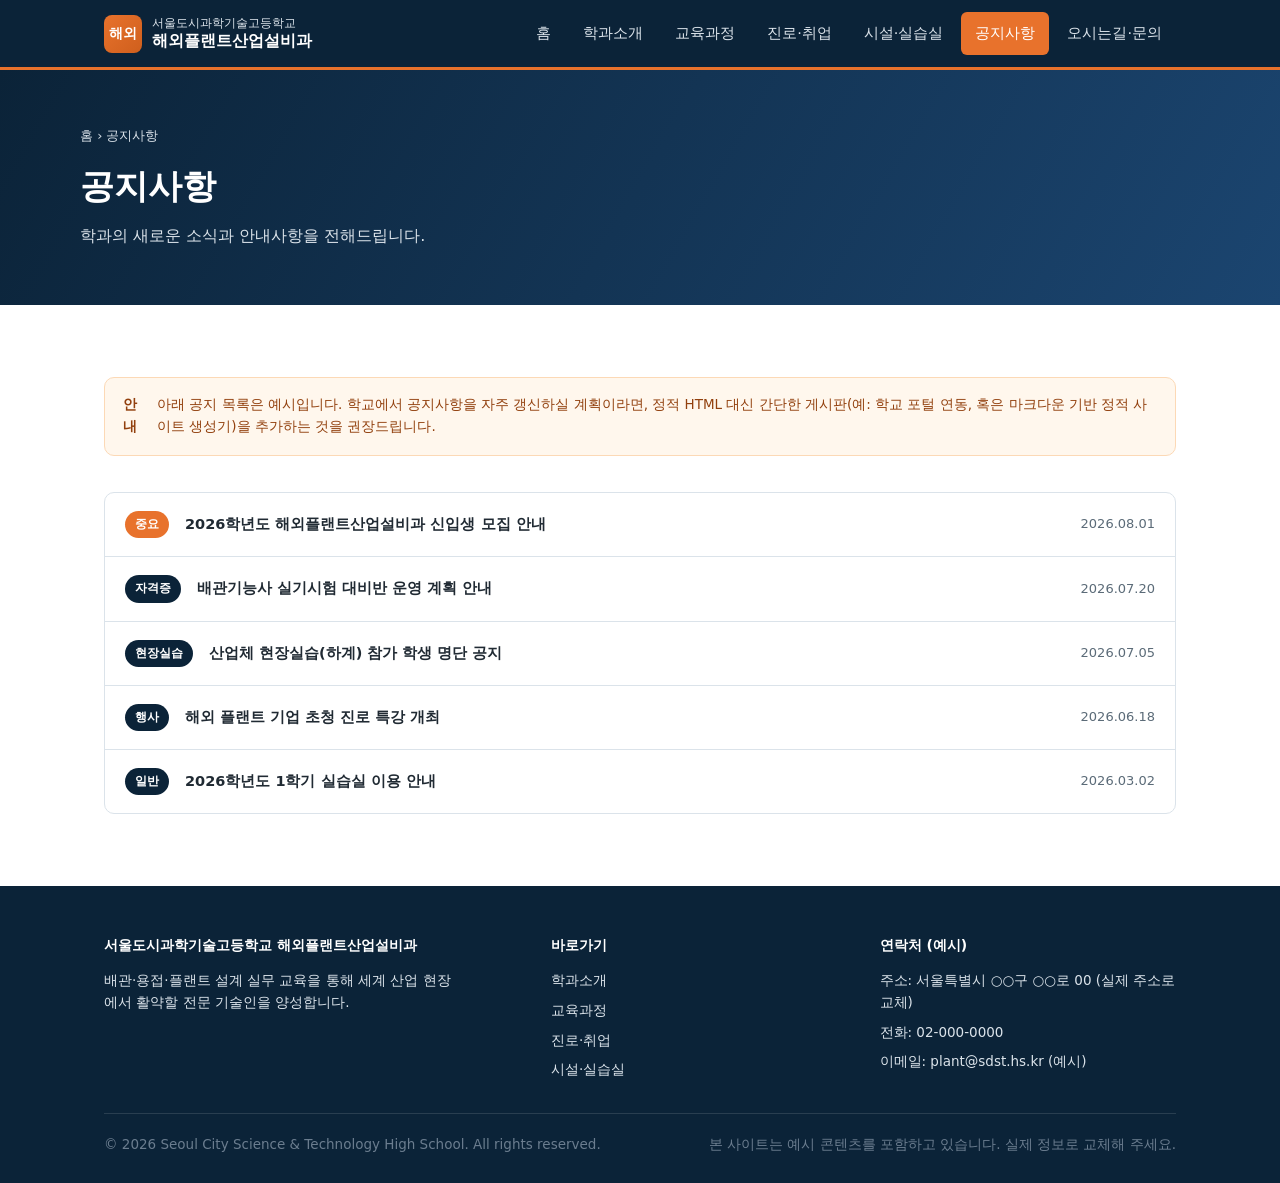
<file: notice.html>
<!doctype html>
<html lang="ko">
<head>
<meta charset="UTF-8" />
<meta name="viewport" content="width=device-width, initial-scale=1.0" />
<title>공지사항 | 해외플랜트산업설비과</title>
<meta name="description" content="해외플랜트산업설비과의 공지사항을 확인하세요." />
<link rel="stylesheet" href="css/style.css" />
</head>
<body>
<a href="#main" class="skip-link">본문 바로가기</a>

<header class="site-header">
  <div class="nav-wrap">
    <a href="index.html" class="brand">
      <span class="brand-mark">해외</span>
      <span class="brand-text">
        <span class="school">서울도시과학기술고등학교</span>
        <span class="dept">해외플랜트산업설비과</span>
      </span>
    </a>
    <button class="nav-toggle" aria-expanded="false" aria-controls="main-nav">
      <span class="visually-hidden">메뉴 열기</span>
      &#9776;
    </button>
    <nav class="main-nav" id="main-nav" aria-label="주 메뉴">
      <ul>
        <li><a href="index.html">홈</a></li>
        <li><a href="about.html">학과소개</a></li>
        <li><a href="curriculum.html">교육과정</a></li>
        <li><a href="career.html">진로·취업</a></li>
        <li><a href="facilities.html">시설·실습실</a></li>
        <li><a href="notice.html" aria-current="page">공지사항</a></li>
        <li><a href="contact.html">오시는길·문의</a></li>
      </ul>
    </nav>
  </div>
</header>

<main id="main">

  <div class="page-header">
    <div class="container">
      <div class="breadcrumb"><a href="index.html">홈</a> &rsaquo; 공지사항</div>
      <h1>공지사항</h1>
      <p>학과의 새로운 소식과 안내사항을 전해드립니다.</p>
    </div>
  </div>

  <section class="section">
    <div class="container">
      <div class="placeholder-note">
        <strong>안내</strong>
        아래 공지 목록은 예시입니다. 학교에서 공지사항을 자주 갱신하실 계획이라면, 정적 HTML 대신
        간단한 게시판(예: 학교 포털 연동, 혹은 마크다운 기반 정적 사이트 생성기)을 추가하는 것을 권장드립니다.
      </div>

      <div class="notice-list">
        <a class="notice-item" href="#">
          <span class="notice-badge important">중요</span>
          <span class="notice-title">2026학년도 해외플랜트산업설비과 신입생 모집 안내</span>
          <span class="notice-date">2026.08.01</span>
        </a>
        <a class="notice-item" href="#">
          <span class="notice-badge">자격증</span>
          <span class="notice-title">배관기능사 실기시험 대비반 운영 계획 안내</span>
          <span class="notice-date">2026.07.20</span>
        </a>
        <a class="notice-item" href="#">
          <span class="notice-badge">현장실습</span>
          <span class="notice-title">산업체 현장실습(하계) 참가 학생 명단 공지</span>
          <span class="notice-date">2026.07.05</span>
        </a>
        <a class="notice-item" href="#">
          <span class="notice-badge">행사</span>
          <span class="notice-title">해외 플랜트 기업 초청 진로 특강 개최</span>
          <span class="notice-date">2026.06.18</span>
        </a>
        <a class="notice-item" href="#">
          <span class="notice-badge">일반</span>
          <span class="notice-title">2026학년도 1학기 실습실 이용 안내</span>
          <span class="notice-date">2026.03.02</span>
        </a>
      </div>
    </div>
  </section>

</main>

<footer class="site-footer">
  <div class="container">
    <div class="footer-grid">
      <div>
        <h4>서울도시과학기술고등학교 해외플랜트산업설비과</h4>
        <p style="max-width:360px;">배관·용접·플랜트 설계 실무 교육을 통해 세계 산업 현장에서 활약할 전문 기술인을 양성합니다.</p>
      </div>
      <div>
        <h4>바로가기</h4>
        <ul>
          <li><a href="about.html">학과소개</a></li>
          <li><a href="curriculum.html">교육과정</a></li>
          <li><a href="career.html">진로·취업</a></li>
          <li><a href="facilities.html">시설·실습실</a></li>
        </ul>
      </div>
      <div>
        <h4>연락처 (예시)</h4>
        <ul>
          <li>주소: 서울특별시 ○○구 ○○로 00 (실제 주소로 교체)</li>
          <li>전화: 02-000-0000</li>
          <li>이메일: plant@sdst.hs.kr (예시)</li>
        </ul>
      </div>
    </div>
    <div class="footer-bottom">
      <span>&copy; <span data-current-year>2026</span> Seoul City Science &amp; Technology High School. All rights reserved.</span>
      <span>본 사이트는 예시 콘텐츠를 포함하고 있습니다. 실제 정보로 교체해 주세요.</span>
    </div>
  </div>
</footer>

<script src="js/main.js"></script>
</body>
</html>
</file>
<file: css/style.css>
/* ==========================================================================
   서울도시과학기술고등학교 해외플랜트산업설비과 홈페이지
   ========================================================================== */

:root {
  --color-navy-900: #0b2338;
  --color-navy-800: #123353;
  --color-navy-700: #1b4570;
  --color-navy-600: #24578c;
  --color-steel-100: #eef2f6;
  --color-steel-200: #dbe3ea;
  --color-steel-500: #6b7d8f;
  --color-orange-500: #e8722c;
  --color-orange-600: #cf5f1d;
  --color-white: #ffffff;
  --color-text: #202a33;
  --color-text-muted: #5b6b78;
  --max-width: 1120px;
  --radius: 10px;
  --shadow-sm: 0 1px 3px rgba(11, 35, 56, 0.08);
  --shadow-md: 0 8px 24px rgba(11, 35, 56, 0.12);
  --font-base: "Pretendard", "Noto Sans KR", -apple-system, BlinkMacSystemFont,
    "Malgun Gothic", system-ui, sans-serif;
}

* {
  box-sizing: border-box;
}

html {
  scroll-behavior: smooth;
}

body {
  margin: 0;
  font-family: var(--font-base);
  color: var(--color-text);
  background: var(--color-white);
  line-height: 1.6;
  -webkit-font-smoothing: antialiased;
}

img {
  max-width: 100%;
  display: block;
}

a {
  color: inherit;
  text-decoration: none;
}

ul {
  margin: 0;
  padding: 0;
  list-style: none;
}

.container {
  max-width: var(--max-width);
  margin: 0 auto;
  padding: 0 24px;
}

.visually-hidden {
  position: absolute;
  width: 1px;
  height: 1px;
  overflow: hidden;
  clip: rect(0 0 0 0);
  white-space: nowrap;
}

/* Skip link */
.skip-link {
  position: absolute;
  left: -9999px;
  top: 0;
  background: var(--color-orange-500);
  color: #fff;
  padding: 10px 16px;
  z-index: 1000;
  border-radius: 0 0 6px 0;
}
.skip-link:focus {
  left: 0;
}

/* ---------------- Header / Nav ---------------- */
.site-header {
  position: sticky;
  top: 0;
  z-index: 100;
  background: var(--color-navy-900);
  border-bottom: 3px solid var(--color-orange-500);
}

.nav-wrap {
  display: flex;
  align-items: center;
  justify-content: space-between;
  padding: 12px 24px;
  max-width: var(--max-width);
  margin: 0 auto;
}

.brand {
  display: flex;
  align-items: center;
  gap: 10px;
  color: #fff;
}

.brand-mark {
  width: 38px;
  height: 38px;
  border-radius: 8px;
  background: linear-gradient(135deg, var(--color-orange-500), var(--color-orange-600));
  display: flex;
  align-items: center;
  justify-content: center;
  font-weight: 800;
  font-size: 14px;
  color: #fff;
  flex-shrink: 0;
}

.brand-text {
  display: flex;
  flex-direction: column;
  line-height: 1.25;
}

.brand-text .school {
  font-size: 12px;
  color: var(--color-steel-200);
}

.brand-text .dept {
  font-size: 16px;
  font-weight: 700;
}

.nav-toggle {
  display: none;
  background: none;
  border: 1px solid rgba(255, 255, 255, 0.3);
  border-radius: 6px;
  color: #fff;
  padding: 8px 10px;
  font-size: 18px;
  cursor: pointer;
}

.main-nav ul {
  display: flex;
  gap: 4px;
}

.main-nav a {
  display: block;
  color: var(--color-steel-200);
  padding: 10px 14px;
  border-radius: 6px;
  font-size: 14.5px;
  font-weight: 500;
  transition: background 0.15s, color 0.15s;
}

.main-nav a:hover,
.main-nav a:focus-visible {
  background: rgba(255, 255, 255, 0.08);
  color: #fff;
}

.main-nav a[aria-current="page"] {
  background: var(--color-orange-500);
  color: #fff;
}

@media (max-width: 860px) {
  .nav-toggle {
    display: inline-flex;
  }
  .main-nav {
    display: none;
    width: 100%;
    order: 3;
  }
  .main-nav.is-open {
    display: block;
  }
  .main-nav ul {
    flex-direction: column;
    padding: 8px 0 16px;
  }
  .nav-wrap {
    flex-wrap: wrap;
  }
}

/* ---------------- Hero ---------------- */
.hero {
  position: relative;
  background: linear-gradient(120deg, var(--color-navy-900) 0%, var(--color-navy-700) 100%);
  color: #fff;
  overflow: hidden;
}

.hero::after {
  content: "";
  position: absolute;
  inset: 0;
  background-image:
    repeating-linear-gradient(45deg, rgba(255,255,255,0.04) 0 2px, transparent 2px 40px);
  pointer-events: none;
}

.hero-inner {
  position: relative;
  max-width: var(--max-width);
  margin: 0 auto;
  padding: 96px 24px 88px;
}

.hero-eyebrow {
  display: inline-flex;
  align-items: center;
  gap: 8px;
  background: rgba(232, 114, 44, 0.18);
  border: 1px solid rgba(232, 114, 44, 0.5);
  color: #ffb27a;
  font-size: 13px;
  font-weight: 600;
  padding: 6px 12px;
  border-radius: 999px;
  margin-bottom: 20px;
}

.hero h1 {
  font-size: clamp(28px, 4.5vw, 44px);
  line-height: 1.3;
  margin: 0 0 18px;
  font-weight: 800;
}

.hero h1 strong {
  color: var(--color-orange-500);
}

.hero p {
  font-size: 17px;
  color: var(--color-steel-200);
  max-width: 640px;
  margin: 0 0 32px;
}

.hero-actions {
  display: flex;
  gap: 12px;
  flex-wrap: wrap;
}

.btn {
  display: inline-flex;
  align-items: center;
  gap: 8px;
  padding: 13px 22px;
  border-radius: 8px;
  font-weight: 700;
  font-size: 14.5px;
  border: 1px solid transparent;
  cursor: pointer;
  transition: transform 0.15s, box-shadow 0.15s, background 0.15s;
}

.btn-primary {
  background: var(--color-orange-500);
  color: #fff;
}
.btn-primary:hover {
  background: var(--color-orange-600);
}

.btn-outline {
  background: transparent;
  border-color: rgba(255, 255, 255, 0.4);
  color: #fff;
}
.btn-outline:hover {
  background: rgba(255, 255, 255, 0.1);
}

.hero-stats {
  position: relative;
  display: grid;
  grid-template-columns: repeat(4, 1fr);
  gap: 1px;
  background: rgba(255, 255, 255, 0.12);
  border-top: 1px solid rgba(255, 255, 255, 0.12);
}

.hero-stat {
  background: var(--color-navy-800);
  padding: 22px 16px;
  text-align: center;
}

.hero-stat .num {
  font-size: 26px;
  font-weight: 800;
  color: var(--color-orange-500);
}

.hero-stat .label {
  font-size: 13px;
  color: var(--color-steel-200);
  margin-top: 4px;
}

@media (max-width: 640px) {
  .hero-stats {
    grid-template-columns: repeat(2, 1fr);
  }
}

/* ---------------- Page header (inner pages) ---------------- */
.page-header {
  background: linear-gradient(120deg, var(--color-navy-900), var(--color-navy-700));
  color: #fff;
  padding: 56px 24px;
}

.page-header .container {
  padding: 0;
}

.breadcrumb {
  font-size: 13px;
  color: var(--color-steel-200);
  margin-bottom: 12px;
}

.breadcrumb a:hover {
  color: var(--color-orange-500);
}

.page-header h1 {
  font-size: clamp(24px, 3.6vw, 34px);
  margin: 0 0 10px;
  font-weight: 800;
}

.page-header p {
  color: var(--color-steel-200);
  max-width: 680px;
  margin: 0;
}

/* ---------------- Sections ---------------- */
.section {
  padding: 72px 0;
}

.section-alt {
  background: var(--color-steel-100);
}

.section-head {
  max-width: 640px;
  margin: 0 0 40px;
}

.section-tag {
  display: inline-block;
  color: var(--color-orange-600);
  font-weight: 700;
  font-size: 13px;
  letter-spacing: 0.04em;
  text-transform: uppercase;
  margin-bottom: 10px;
}

.section-head h2 {
  font-size: clamp(22px, 3vw, 30px);
  margin: 0 0 12px;
  font-weight: 800;
  color: var(--color-navy-900);
}

.section-head p {
  color: var(--color-text-muted);
  margin: 0;
}

/* ---------------- Cards / Grid ---------------- */
.grid {
  display: grid;
  gap: 24px;
}

.grid-3 {
  grid-template-columns: repeat(3, 1fr);
}
.grid-4 {
  grid-template-columns: repeat(4, 1fr);
}
.grid-2 {
  grid-template-columns: repeat(2, 1fr);
}

@media (max-width: 900px) {
  .grid-3,
  .grid-4 {
    grid-template-columns: repeat(2, 1fr);
  }
}
@media (max-width: 600px) {
  .grid-3,
  .grid-4,
  .grid-2 {
    grid-template-columns: 1fr;
  }
}

.card {
  background: #fff;
  border: 1px solid var(--color-steel-200);
  border-radius: var(--radius);
  padding: 28px;
  box-shadow: var(--shadow-sm);
  transition: box-shadow 0.15s, transform 0.15s;
}

.card:hover {
  box-shadow: var(--shadow-md);
  transform: translateY(-2px);
}

.card-icon {
  width: 46px;
  height: 46px;
  border-radius: 10px;
  background: var(--color-navy-900);
  color: var(--color-orange-500);
  display: flex;
  align-items: center;
  justify-content: center;
  font-size: 20px;
  margin-bottom: 16px;
}

.card h3 {
  margin: 0 0 8px;
  font-size: 17px;
  color: var(--color-navy-900);
}

.card p {
  margin: 0;
  color: var(--color-text-muted);
  font-size: 14.5px;
}

/* ---------------- Table ---------------- */
.table-wrap {
  overflow-x: auto;
  border: 1px solid var(--color-steel-200);
  border-radius: var(--radius);
}

table {
  width: 100%;
  border-collapse: collapse;
  min-width: 640px;
  font-size: 14.5px;
}

th,
td {
  padding: 14px 16px;
  text-align: left;
  border-bottom: 1px solid var(--color-steel-200);
}

thead th {
  background: var(--color-navy-900);
  color: #fff;
  font-weight: 700;
  white-space: nowrap;
}

tbody tr:last-child td {
  border-bottom: none;
}

tbody tr:hover {
  background: var(--color-steel-100);
}

/* ---------------- Timeline (연혁) ---------------- */
.timeline {
  border-left: 2px solid var(--color-steel-200);
  padding-left: 28px;
  display: flex;
  flex-direction: column;
  gap: 24px;
}

.timeline-item {
  position: relative;
}

.timeline-item::before {
  content: "";
  position: absolute;
  left: -34px;
  top: 4px;
  width: 12px;
  height: 12px;
  border-radius: 50%;
  background: var(--color-orange-500);
  border: 3px solid #fff;
  box-shadow: 0 0 0 2px var(--color-orange-500);
}

.timeline-year {
  font-weight: 800;
  color: var(--color-navy-900);
}

.timeline-item p {
  margin: 4px 0 0;
  color: var(--color-text-muted);
  font-size: 14.5px;
}

/* ---------------- Notice list ---------------- */
.notice-list {
  border: 1px solid var(--color-steel-200);
  border-radius: var(--radius);
  overflow: hidden;
}

.notice-item {
  display: flex;
  align-items: center;
  gap: 16px;
  padding: 18px 20px;
  border-bottom: 1px solid var(--color-steel-200);
}

.notice-item:last-child {
  border-bottom: none;
}

.notice-item:hover {
  background: var(--color-steel-100);
}

.notice-badge {
  flex-shrink: 0;
  font-size: 12px;
  font-weight: 700;
  padding: 4px 10px;
  border-radius: 999px;
  background: var(--color-navy-900);
  color: #fff;
}

.notice-badge.important {
  background: var(--color-orange-500);
}

.notice-title {
  flex: 1;
  font-size: 14.5px;
  font-weight: 600;
  color: var(--color-text);
}

.notice-date {
  flex-shrink: 0;
  font-size: 13px;
  color: var(--color-text-muted);
}

/* ---------------- Person card (교사진) ---------------- */
.person-card {
  text-align: center;
}

.person-photo {
  width: 96px;
  height: 96px;
  border-radius: 50%;
  margin: 0 auto 14px;
  background: linear-gradient(135deg, var(--color-navy-700), var(--color-navy-900));
  display: flex;
  align-items: center;
  justify-content: center;
  color: var(--color-orange-500);
  font-size: 28px;
  font-weight: 800;
}

.person-name {
  font-weight: 700;
  color: var(--color-navy-900);
  margin-bottom: 2px;
}

.person-role {
  font-size: 13px;
  color: var(--color-text-muted);
}

/* ---------------- CTA band ---------------- */
.cta-band {
  background: linear-gradient(120deg, var(--color-orange-600), var(--color-orange-500));
  color: #fff;
  padding: 56px 0;
  text-align: center;
}

.cta-band h2 {
  font-size: clamp(20px, 3vw, 28px);
  margin: 0 0 12px;
}

.cta-band p {
  margin: 0 0 26px;
  color: rgba(255, 255, 255, 0.9);
}

.cta-band .btn-outline {
  border-color: rgba(255, 255, 255, 0.6);
}

/* ---------------- Placeholder notice box ---------------- */
.placeholder-note {
  display: flex;
  gap: 12px;
  align-items: flex-start;
  background: #fff7ed;
  border: 1px solid #fcd9b6;
  color: #92400e;
  border-radius: var(--radius);
  padding: 16px 18px;
  font-size: 13.5px;
  margin-bottom: 36px;
}

.placeholder-note strong {
  display: block;
  margin-bottom: 2px;
}

/* ---------------- Map placeholder ---------------- */
.map-placeholder {
  aspect-ratio: 16 / 8;
  background: repeating-linear-gradient(
      45deg,
      var(--color-steel-200) 0,
      var(--color-steel-200) 10px,
      var(--color-steel-100) 10px,
      var(--color-steel-100) 20px
    );
  border-radius: var(--radius);
  display: flex;
  align-items: center;
  justify-content: center;
  color: var(--color-text-muted);
  font-size: 14px;
  border: 1px solid var(--color-steel-200);
  text-align: center;
  padding: 20px;
}

/* ---------------- Contact info list ---------------- */
.info-list {
  display: flex;
  flex-direction: column;
  gap: 18px;
}

.info-row {
  display: flex;
  gap: 14px;
}

.info-row .icon {
  flex-shrink: 0;
  width: 40px;
  height: 40px;
  border-radius: 8px;
  background: var(--color-navy-900);
  color: var(--color-orange-500);
  display: flex;
  align-items: center;
  justify-content: center;
  font-size: 17px;
}

.info-row .label {
  font-size: 12.5px;
  color: var(--color-text-muted);
  margin-bottom: 2px;
}

.info-row .value {
  font-weight: 600;
  color: var(--color-text);
}

/* ---------------- Form ---------------- */
.form-grid {
  display: grid;
  grid-template-columns: 1fr 1fr;
  gap: 16px;
}

.form-grid .full {
  grid-column: 1 / -1;
}

@media (max-width: 600px) {
  .form-grid {
    grid-template-columns: 1fr;
  }
}

.field label {
  display: block;
  font-size: 13.5px;
  font-weight: 600;
  margin-bottom: 6px;
  color: var(--color-text);
}

.field input,
.field textarea,
.field select {
  width: 100%;
  padding: 11px 12px;
  border: 1px solid var(--color-steel-200);
  border-radius: 8px;
  font-family: inherit;
  font-size: 14px;
  background: #fff;
}

.field input:focus,
.field textarea:focus,
.field select:focus {
  outline: 2px solid var(--color-navy-600);
  outline-offset: 1px;
}

/* ---------------- Footer ---------------- */
.site-footer {
  background: var(--color-navy-900);
  color: var(--color-steel-200);
  padding: 48px 0 28px;
  font-size: 13.5px;
}

.footer-grid {
  display: grid;
  grid-template-columns: 1.4fr 1fr 1fr;
  gap: 32px;
  margin-bottom: 32px;
}

@media (max-width: 700px) {
  .footer-grid {
    grid-template-columns: 1fr;
  }
}

.footer-grid h4 {
  color: #fff;
  font-size: 14px;
  margin: 0 0 14px;
}

.footer-grid ul {
  display: flex;
  flex-direction: column;
  gap: 8px;
}

.footer-grid a:hover {
  color: var(--color-orange-500);
}

.footer-bottom {
  border-top: 1px solid rgba(255, 255, 255, 0.12);
  padding-top: 20px;
  display: flex;
  justify-content: space-between;
  flex-wrap: wrap;
  gap: 8px;
  color: var(--color-steel-500);
}

/* ---------------- Utilities ---------------- */
.mt-0 { margin-top: 0; }
.text-center { text-align: center; }
</file>
